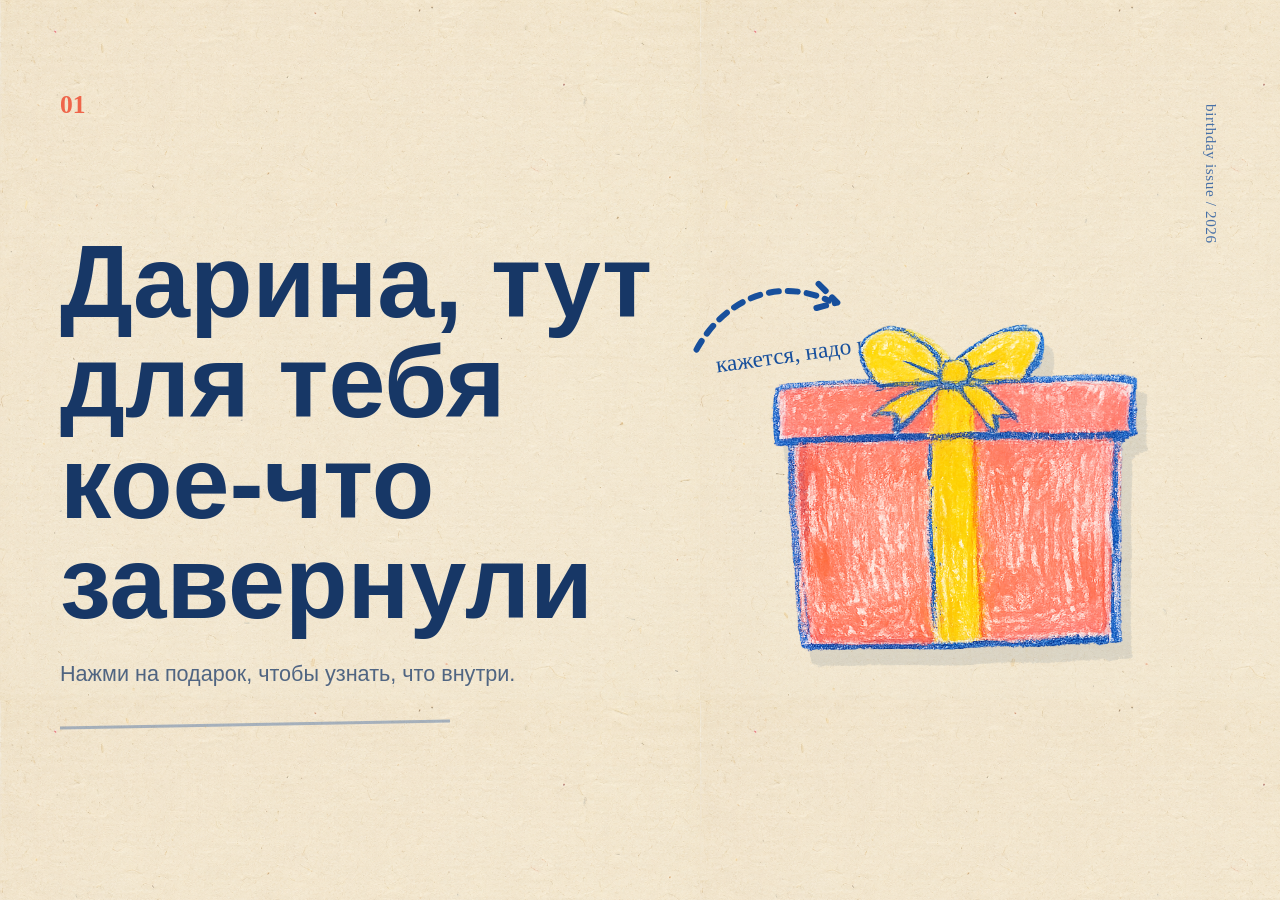
<file: index.html>
<!doctype html>
<html lang="ru">
  <head>
    <meta charset="utf-8" />
    <meta name="viewport" content="width=device-width, initial-scale=1" />
    <title>Дарина, с днём рождения!</title>
    <meta
      name="description"
      content="Рисованная открытка-поздравление с подарочным сертификатом на круиз для Дарины."
    />
    <link rel="icon" href="./giftimage.png" />
    <link rel="stylesheet" href="./styles.css" />
  </head>
  <body>
    <main class="paper-story" data-has-certificate-pdf="true">
      <section class="scene scene-intro is-visible" id="intro" aria-labelledby="intro-title">
        <div class="scene-inner intro-grid">
          <div class="scene-number" aria-hidden="true">01</div>
          <p class="vertical-note" aria-hidden="true">birthday issue / 2026</p>

          <div class="intro-copy">
            <h1 id="intro-title">Дарина, тут для тебя кое-что завернули</h1>
            <p class="lead">Нажми на подарок, чтобы узнать, что внутри.</p>
          </div>

          <div class="gift-area">
            <svg class="sketch-arrow" viewBox="0 0 180 90" aria-hidden="true">
              <path d="M12 72 C48 24, 104 12, 150 42" />
              <path d="M142 24 L158 45 L132 48" />
            </svg>
            <p class="hand-note gift-note">кажется, надо нажать</p>
            <button
              class="gift-button"
              id="giftButton"
              type="button"
              aria-label="Открыть подарок для Дарины"
              aria-expanded="false"
              aria-controls="reveal"
            >
              <span class="gift-crop">
                <img
                  id="giftImage"
                  src="./giftimage.png"
                  alt="Закрытый рисованный подарок"
                />
              </span>
            </button>
          </div>
        </div>
      </section>

      <section class="scene scene-reveal" id="reveal" aria-labelledby="reveal-title" hidden>
        <div class="scene-inner reveal-grid">
          <div class="scene-number" aria-hidden="true">02</div>

          <div class="reveal-stage" aria-hidden="true">
            <img class="open-gift" src="./openedgift.png" alt="" />
          </div>

          <div class="reveal-copy">
            <p class="small-label">вот это поворот</p>
            <h2 id="reveal-title" tabindex="-1">Кажется, начинается путешествие</h2>
            <button class="paper-button" id="toGreeting" type="button">Плывём дальше →</button>
          </div>
        </div>
      </section>

      <section class="scene scene-greeting" id="greeting" aria-labelledby="greeting-title" hidden>
        <div class="scene-inner greeting-grid">
          <div class="scene-number" aria-hidden="true">03</div>

          <article class="greeting-copy">
            <p class="small-label">послание с борта</p>
            <h2 id="greeting-title" tabindex="-1">С днём рождения, Дарина!</h2>
            <p>
              Желаем тебе красивых маршрутов, новых впечатлений, приятных открытий и хотя бы
              иногда — полного штиля в рабочих чатах.
            </p>
            <p>
              Пусть в новом году жизни будет больше моментов, когда можно просто смотреть на море,
              никуда не спешить и выбирать только те приключения, которые действительно хочется
              выбрать.
            </p>
            <p class="signoff">С любовью, твоя команда ❤️</p>
            <button class="paper-button" id="toCertificate" type="button">Посмотреть подарок →</button>
          </article>

          <figure class="gull-wrap">
            <img
              class="gull-image"
              src="./hahaimage.png"
              alt="Рисованная чайка в праздничном колпаке несёт конверт"
            />
            <figcaption class="hand-note gull-note">чайка что-то знает</figcaption>
          </figure>
        </div>
      </section>

      <section class="scene scene-certificate" id="certificate" aria-labelledby="certificate-title" hidden>
        <div class="scene-inner certificate-grid">
          <div class="scene-number" aria-hidden="true">04</div>

          <div class="certificate-copy">
            <p class="small-label">конечная станция: подарок</p>
            <h2 id="certificate-title" tabindex="-1">Твой подарок — круиз!</h2>
            <p class="lead">
              Маршрут выбирает именинница, а отправление состоится тогда, когда будет самое время.
            </p>
            <p>Осталось выбрать направление, собрать чемодан и оставить дедлайны на берегу.</p>

            <div class="certificate-actions">
              <a
                class="paper-button pdf-only"
                href="./certificate.pdf"
                target="_blank"
                rel="noopener noreferrer"
                hidden
              >
                Открыть сертификат ↗
              </a>
              <a
                class="text-link pdf-only"
                href="./certificate.pdf"
                download="Cruise by Kuznyahouse в Санкт-Петербурге - 5000.pdf"
                hidden
              >
                Скачать сертификат ↓
              </a>
              <button class="text-link party-again" id="partyAgain" type="button">
                Ещё немного праздника
              </button>
            </div>
          </div>

          <div class="certificate-art">
            <svg class="route-line" viewBox="0 0 500 260" aria-hidden="true">
              <path d="M8 230 C120 118, 192 290, 278 138 S410 18, 492 88" />
            </svg>
            <img
              src="./certificateimage.png"
              alt="Подарочный сертификат на круиз для Дарины"
            />
            <span class="stamp" aria-hidden="true">BON<br />VOYAGE</span>
          </div>
        </div>
      </section>
    </main>

    <script src="./script.js"></script>
  </body>
</html>
</file>
<file: styles.css>
:root {
  --paper: #f3ead9;
  --paper-light: #faf6ed;
  --ink: #173766;
  --blue: #174f9c;
  --coral: #ef654a;
  --yellow: #f2c84b;
  --soft-red: #d9533f;
  --green: #4d9776;
  --line: rgba(23, 79, 156, 0.38);
  --quiet: rgba(23, 55, 102, 0.74);
  --max: min(1160px, calc(100% - 32px));
}

*,
*::before,
*::after {
  box-sizing: border-box;
}

html {
  overflow-x: hidden;
  scroll-behavior: smooth;
}

body {
  min-width: 320px;
  margin: 0;
  overflow-x: hidden;
  color: var(--ink);
  font-family: "Manrope", "Arial", sans-serif;
  background-color: var(--paper);
  background-image:
    linear-gradient(rgba(250, 246, 237, 0.22), rgba(250, 246, 237, 0.22)),
    url("./bgimage.png");
  background-repeat: repeat;
  background-size: auto, 700px auto;
}

button,
a {
  font: inherit;
}

button {
  cursor: pointer;
}

img {
  display: block;
  max-width: 100%;
}

::selection {
  color: var(--paper-light);
  background: var(--blue);
}

.paper-story {
  position: relative;
  isolation: isolate;
}

.scene {
  position: relative;
  min-height: 100svh;
  padding: clamp(42px, 7vw, 92px) 0;
  opacity: 0;
  transform: translateY(18px);
  transition:
    opacity 520ms ease,
    transform 520ms ease;
}

.scene.is-visible {
  opacity: 1;
  transform: translateY(0);
}

.scene[hidden] {
  display: none;
}

.scene-inner {
  position: relative;
  width: var(--max);
  min-height: calc(100svh - clamp(84px, 14vw, 184px));
  margin-inline: auto;
}

.scene-number {
  position: absolute;
  top: 0;
  left: 0;
  color: var(--coral);
  font-family: "Neucha", "Comic Sans MS", cursive;
  font-size: clamp(1.2rem, 2vw, 1.65rem);
  font-weight: 700;
  letter-spacing: 0;
}

.vertical-note {
  position: absolute;
  top: 14px;
  right: 0;
  margin: 0;
  writing-mode: vertical-rl;
  color: var(--blue);
  font-family: "Neucha", "Comic Sans MS", cursive;
  font-size: 0.95rem;
  letter-spacing: 0.04em;
  opacity: 0.78;
}

h1,
h2,
p {
  margin-block: 0;
}

h1,
h2 {
  max-width: 13ch;
  font-weight: 800;
  letter-spacing: 0;
  line-height: 0.98;
}

h1 {
  font-size: clamp(3rem, 8vw, 7.4rem);
}

h2 {
  font-size: clamp(2.45rem, 6.2vw, 6rem);
}

.lead {
  max-width: 530px;
  color: var(--quiet);
  font-size: clamp(1.04rem, 1.8vw, 1.35rem);
  line-height: 1.55;
}

.small-label,
.hand-note,
.stamp {
  font-family: "Neucha", "Comic Sans MS", cursive;
  letter-spacing: 0;
}

.small-label {
  display: inline-block;
  margin-bottom: 18px;
  color: var(--coral);
  font-size: clamp(1.05rem, 1.6vw, 1.35rem);
  transform: rotate(-1.5deg);
}

.small-label::after {
  content: "";
  display: block;
  width: 112%;
  height: 4px;
  margin-top: 4px;
  background: linear-gradient(90deg, var(--yellow), rgba(242, 200, 75, 0));
  transform: rotate(1deg);
}

.hand-note {
  color: var(--blue);
  font-size: clamp(1.04rem, 2vw, 1.45rem);
  line-height: 1;
}

.paper-button {
  display: inline-flex;
  min-height: 46px;
  align-items: center;
  justify-content: center;
  padding: 12px 18px 13px;
  color: var(--paper-light);
  font-weight: 800;
  line-height: 1.1;
  text-decoration: none;
  background: var(--coral);
  border: 2px solid var(--blue);
  border-radius: 2px;
  box-shadow: 4px 4px 0 var(--blue);
  transform: rotate(-1deg);
  transition:
    transform 160ms ease,
    box-shadow 160ms ease,
    background-color 160ms ease;
}

.paper-button:hover {
  background: var(--soft-red);
  box-shadow: 2px 2px 0 var(--blue);
  transform: translate(2px, 2px) rotate(0);
}

.paper-button:focus-visible,
.text-link:focus-visible,
.gift-button:focus-visible {
  outline: 3px solid var(--yellow);
  outline-offset: 6px;
}

[tabindex="-1"]:focus {
  outline: none;
}

.text-link {
  position: relative;
  display: inline-flex;
  min-height: 44px;
  align-items: center;
  color: var(--blue);
  font-weight: 800;
  text-decoration: none;
  background: transparent;
  border: 0;
}

.text-link::after {
  content: "";
  position: absolute;
  right: 0;
  bottom: 7px;
  left: 0;
  height: 3px;
  background: repeating-linear-gradient(
    90deg,
    var(--coral) 0 9px,
    transparent 9px 14px
  );
  transform: rotate(-1deg);
  transition: transform 160ms ease;
}

.text-link:hover::after {
  transform: translateY(2px) rotate(0);
}

.intro-grid {
  display: grid;
  grid-template-columns: minmax(0, 1fr) minmax(330px, 0.84fr);
  gap: clamp(24px, 5vw, 72px);
  align-items: center;
  padding-top: clamp(28px, 5vw, 58px);
}

.intro-copy {
  display: grid;
  gap: 24px;
  align-self: center;
}

.intro-copy::after {
  content: "";
  width: min(390px, 82%);
  height: 3px;
  margin-top: 8px;
  background: var(--blue);
  opacity: 0.35;
  transform: rotate(-1deg);
}

.gift-area {
  position: relative;
  display: grid;
  place-items: center;
  min-height: min(620px, 62svh);
  padding: 42px 0 16px;
}

.gift-button {
  position: relative;
  z-index: 2;
  width: clamp(248px, 37vw, 470px);
  margin: 0;
  padding: 0;
  background: transparent;
  border: 0;
  border-radius: 0;
  animation: gift-wobble 2.9s ease-in-out infinite;
  filter: drop-shadow(10px 16px 0 rgba(23, 55, 102, 0.1));
  transform-origin: 50% 64%;
  transition:
    transform 180ms ease,
    filter 180ms ease;
}

.gift-button:hover {
  filter: drop-shadow(8px 12px 0 rgba(23, 55, 102, 0.14));
  transform: scale(1.025) rotate(1.2deg);
}

.gift-button.is-opening {
  animation: none;
  transform: scale(0.96) rotate(-1deg);
}

.gift-button.is-opened {
  animation: none;
  transform: scale(1) rotate(0);
}

.gift-crop {
  display: block;
  overflow: hidden;
}

.gift-crop img {
  width: 100%;
  height: auto;
  object-fit: cover;
  object-position: left center;
  mix-blend-mode: multiply;
}

.sketch-arrow {
  position: absolute;
  top: 12%;
  left: -8%;
  width: clamp(120px, 16vw, 180px);
  overflow: visible;
  color: var(--blue);
  transform: rotate(-8deg);
}

.sketch-arrow path {
  fill: none;
  stroke: currentColor;
  stroke-width: 6;
  stroke-linecap: round;
  stroke-linejoin: round;
  stroke-dasharray: 10 9;
}

.gift-note {
  position: absolute;
  top: 25%;
  left: -1%;
  z-index: 1;
  transform: rotate(-8deg);
}

.scene-reveal::before,
.scene-greeting::before,
.scene-certificate::before {
  content: "";
  position: absolute;
  top: 0;
  left: 50%;
  width: var(--max);
  height: 2px;
  background: repeating-linear-gradient(
    90deg,
    rgba(23, 79, 156, 0.34) 0 12px,
    transparent 12px 20px
  );
  transform: translateX(-50%) rotate(-0.15deg);
}

.reveal-grid {
  display: grid;
  grid-template-columns: minmax(320px, 0.9fr) minmax(0, 1fr);
  gap: clamp(24px, 5vw, 70px);
  align-items: center;
}

.reveal-stage {
  position: relative;
  min-height: clamp(420px, 54vw, 620px);
}

.open-gift {
  position: absolute;
  right: 3%;
  bottom: 2%;
  z-index: 2;
  width: min(590px, 98%);
  height: auto;
  mix-blend-mode: multiply;
}

.ship {
  position: absolute;
  right: 12%;
  bottom: 34%;
  z-index: 1;
  width: min(470px, 75%);
  opacity: 0;
  mix-blend-mode: multiply;
  transform: translateY(80px) scale(0.55) rotate(-3deg);
}

.scene-reveal.ship-visible .ship {
  z-index: 3;
  animation: ship-rise 1500ms cubic-bezier(0.2, 0.76, 0.24, 1) forwards;
}

.scene-reveal.ship-visible .open-gift {
  animation: open-settle 720ms ease-out both;
}

.reveal-copy {
  display: grid;
  gap: 24px;
  justify-items: start;
}

.reveal-copy h2 {
  max-width: 10.5ch;
}

.greeting-grid {
  display: grid;
  grid-template-columns: minmax(0, 0.86fr) minmax(390px, 1fr);
  gap: clamp(26px, 5vw, 72px);
  align-items: center;
  padding-block: 34px;
}

.greeting-copy {
  display: grid;
  gap: 22px;
  font-size: clamp(1.02rem, 1.55vw, 1.23rem);
  line-height: 1.72;
}

.greeting-copy h2 {
  max-width: 12ch;
}

.signoff {
  color: var(--blue);
  font-weight: 800;
}

.gull-wrap {
  position: relative;
  width: min(780px, 116%);
  margin: 0 -10% 0 0;
  transform: rotate(1deg);
}

.gull-image {
  width: 100%;
  height: auto;
  mix-blend-mode: multiply;
}

.gull-note {
  position: absolute;
  right: 12%;
  bottom: -8px;
  color: var(--coral);
  transform: rotate(-5deg);
}

.scene-greeting::after {
  content: "";
  position: absolute;
  right: 9vw;
  bottom: 9vh;
  width: 210px;
  height: 34px;
  border-bottom: 5px solid rgba(23, 79, 156, 0.55);
  border-radius: 50%;
  transform: rotate(-3deg);
}

.certificate-grid {
  display: grid;
  grid-template-columns: minmax(270px, 0.58fr) minmax(0, 1fr);
  gap: clamp(28px, 5vw, 76px);
  align-items: center;
  padding-block: 24px;
}

.certificate-copy {
  display: grid;
  gap: 22px;
  font-size: clamp(1.02rem, 1.55vw, 1.23rem);
  line-height: 1.65;
}

.certificate-copy h2 {
  max-width: 9ch;
}

.certificate-actions {
  display: flex;
  flex-wrap: wrap;
  gap: 16px 22px;
  align-items: center;
  margin-top: 8px;
}

.certificate-art {
  position: relative;
  padding: 18px 0 36px;
}

.certificate-art img {
  position: relative;
  z-index: 2;
  width: 100%;
  height: auto;
  object-fit: contain;
  box-shadow: 8px 12px 0 rgba(23, 55, 102, 0.1);
  transform: rotate(-1deg);
}

.route-line {
  position: absolute;
  inset: -5% 2% auto auto;
  z-index: 1;
  width: min(520px, 80%);
  color: rgba(23, 79, 156, 0.46);
  transform: rotate(-5deg);
}

.route-line path {
  fill: none;
  stroke: currentColor;
  stroke-width: 5;
  stroke-linecap: round;
  stroke-dasharray: 10 14;
}

.stamp {
  position: absolute;
  right: 3%;
  bottom: -1%;
  z-index: 3;
  display: grid;
  place-items: center;
  width: clamp(86px, 11vw, 128px);
  aspect-ratio: 1;
  color: var(--blue);
  font-size: clamp(1.06rem, 2vw, 1.55rem);
  font-weight: 800;
  line-height: 0.9;
  text-align: center;
  border: 4px double var(--blue);
  border-radius: 50%;
  opacity: 0.82;
  transform: rotate(11deg);
}

.confetti-field {
  position: fixed;
  inset: 0;
  z-index: 50;
  overflow: hidden;
  pointer-events: none;
}

.confetti-piece {
  position: absolute;
  top: var(--start-y);
  left: var(--start-x);
  width: var(--w);
  height: var(--h);
  background: var(--c);
  border: 1px solid rgba(23, 55, 102, 0.32);
  border-radius: var(--r);
  opacity: 0;
  transform: translate(-50%, -50%) rotate(var(--rot));
  animation: confetti-fly var(--dur) ease-out forwards;
}

.confetti-piece.dot {
  border-radius: 999px;
}

.confetti-piece.stroke {
  height: 4px;
  border-radius: 999px;
}

@keyframes gift-wobble {
  0%,
  100% {
    transform: rotate(-1.1deg) translateY(0);
  }
  50% {
    transform: rotate(1.2deg) translateY(-5px);
  }
}

@keyframes ship-rise {
  0% {
    opacity: 0;
    transform: translateY(80px) scale(0.55) rotate(-3deg);
  }
  18% {
    opacity: 1;
  }
  100% {
    opacity: 1;
    transform: translateY(-20px) scale(1) rotate(1deg);
  }
}

@keyframes open-settle {
  0% {
    transform: scale(0.96) rotate(-1deg);
  }
  100% {
    transform: scale(1) rotate(0);
  }
}

@keyframes confetti-fly {
  0% {
    opacity: 0;
    transform: translate(-50%, -50%) scale(0.8) rotate(var(--rot));
  }
  12% {
    opacity: 1;
  }
  68% {
    opacity: 1;
  }
  100% {
    opacity: 0;
    transform:
      translate(calc(-50% + var(--tx)), calc(-50% + var(--ty)))
      scale(var(--scale))
      rotate(calc(var(--rot) + var(--spin)));
  }
}

@media (max-width: 900px) {
  .scene-inner {
    min-height: auto;
  }

  .intro-grid,
  .reveal-grid,
  .greeting-grid,
  .certificate-grid {
    grid-template-columns: 1fr;
  }

  .intro-grid {
    align-content: center;
    min-height: calc(100svh - 84px);
  }

  .gift-area {
    min-height: 420px;
  }

  .gift-note {
    left: 8%;
  }

  .sketch-arrow {
    left: 6%;
  }

  .reveal-stage {
    min-height: min(570px, 78vw);
    order: 2;
  }

  .reveal-copy {
    order: 1;
    padding-top: 42px;
  }

  .open-gift {
    right: 50%;
    width: min(610px, 100%);
    transform: translateX(50%);
  }

  .scene-reveal.ship-visible .open-gift {
    animation: none;
    transform: translateX(50%);
  }

  .ship {
    right: 50%;
    bottom: 36%;
    width: min(480px, 78%);
    transform: translate(50%, 80px) scale(0.55) rotate(-3deg);
  }

  .scene-reveal.ship-visible .ship {
    animation: ship-rise-mobile 1500ms cubic-bezier(0.2, 0.76, 0.24, 1) forwards;
  }

  .gull-wrap {
    width: 100%;
    margin: 8px 0 0;
  }

  .certificate-art {
    padding-bottom: 48px;
  }

  .stamp {
    right: 0;
    bottom: -10px;
  }
}

@media (max-width: 560px) {
  .scene {
    padding-block: 34px 52px;
  }

  .vertical-note,
  .gull-note,
  .sketch-arrow {
    display: none;
  }

  h1 {
    font-size: clamp(2.58rem, 15vw, 4.5rem);
  }

  h2 {
    font-size: clamp(2.16rem, 12vw, 3.7rem);
  }

  .intro-copy {
    gap: 18px;
    padding-top: 28px;
  }

  .gift-area {
    min-height: 330px;
    padding-top: 12px;
  }

  .gift-button {
    width: min(86vw, 360px);
  }

  .gift-note {
    top: 5%;
    left: 3%;
  }

  .reveal-stage {
    min-height: 360px;
  }

  .ship {
    bottom: 35%;
    width: min(360px, 82%);
  }

  .greeting-copy,
  .certificate-copy {
    line-height: 1.62;
  }

  .certificate-actions {
    align-items: flex-start;
    flex-direction: column;
  }

  .route-line {
    width: 88%;
  }
}

@keyframes ship-rise-mobile {
  0% {
    opacity: 0;
    transform: translate(50%, 80px) scale(0.55) rotate(-3deg);
  }
  18% {
    opacity: 1;
  }
  100% {
    opacity: 1;
    transform: translate(50%, -20px) scale(1) rotate(1deg);
  }
}

@media (prefers-reduced-motion: reduce) {
  html {
    scroll-behavior: auto;
  }

  *,
  *::before,
  *::after {
    animation-duration: 1ms !important;
    animation-iteration-count: 1 !important;
    scroll-behavior: auto !important;
    transition-duration: 1ms !important;
  }

  .gift-button {
    animation: none;
  }

  .ship,
  .scene-reveal.ship-visible .ship {
    opacity: 1;
    transform: translateY(-20px) scale(1) rotate(1deg);
  }

  .confetti-field {
    display: none;
  }
}
</file>
